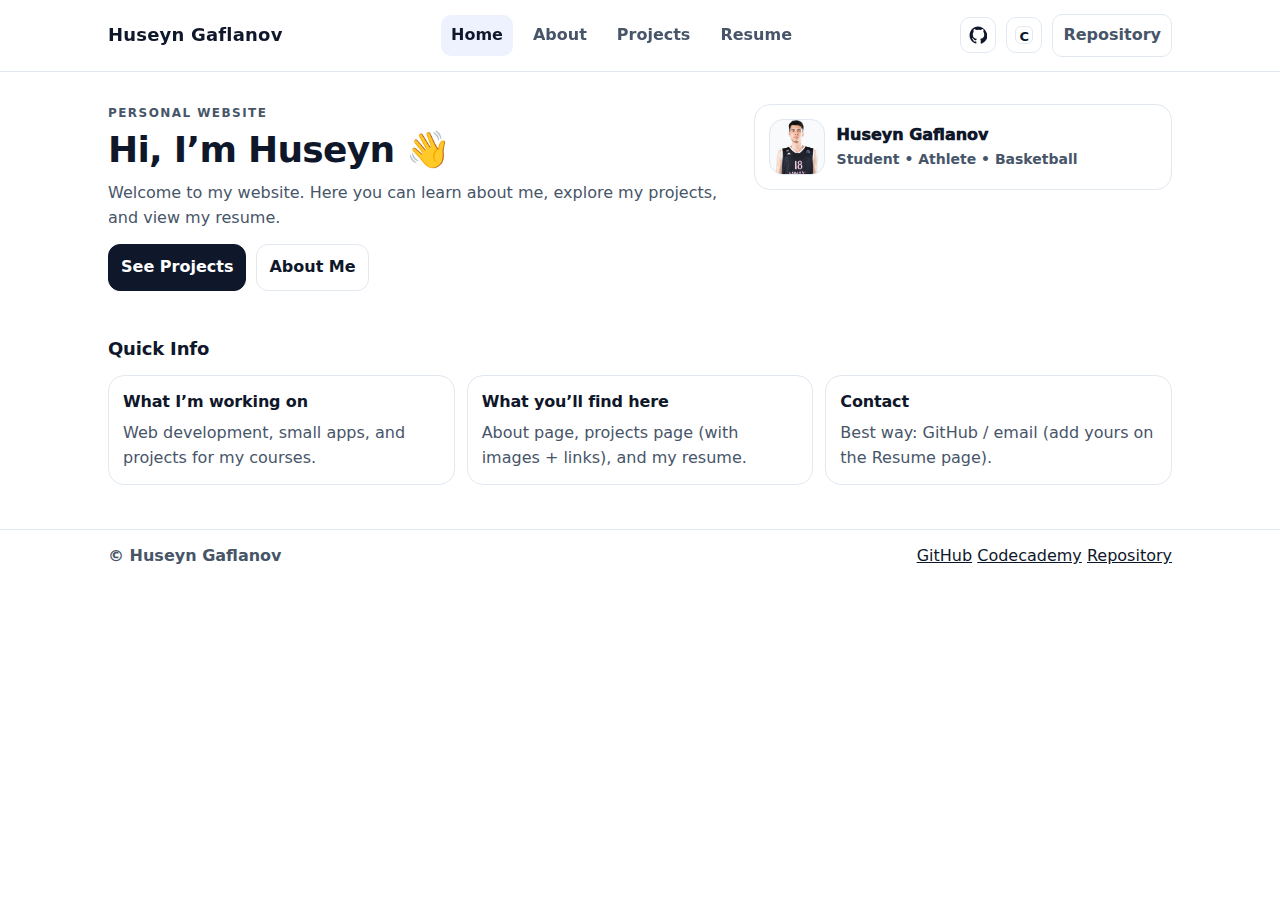
<file: index.html>
<!DOCTYPE html>
<html lang="en">
<head>
  <meta charset="UTF-8" />
  <meta name="viewport" content="width=device-width, initial-scale=1.0" />
  <title>Huseyn Gaflanov</title>
  <meta name="description" content="Personal website of Huseyn Gaflanov: About, Projects, and Resume." />
  <link rel="stylesheet" href="style.css" />
</head>
<body>
  <header class="header">
    <div class="wrap">
      <a class="brand" href="index.html">Huseyn Gaflanov</a>

      <nav class="nav" aria-label="Main navigation">
        <a class="nav-link is-active" href="index.html" aria-current="page">Home</a>
        <a class="nav-link" href="about.html">About</a>
        <a class="nav-link" href="projects.html">Projects</a>
        <a class="nav-link" href="resume.html">Resume</a>
      </nav>

      <div class="links">
        <!-- Replace # with your real URLs -->
        <a class="icon-link" href="#" target="_blank" rel="noopener" aria-label="GitHub">
          <svg viewBox="0 0 24 24" aria-hidden="true"><path d="M12 .5C5.73.5.75 5.78.75 12.28c0 5.2 3.44 9.6 8.2 11.16.6.12.82-.27.82-.58v-2.2c-3.34.76-4.04-1.66-4.04-1.66-.54-1.43-1.32-1.81-1.32-1.81-1.08-.76.08-.75.08-.75 1.2.09 1.83 1.27 1.83 1.27 1.06 1.9 2.78 1.35 3.46 1.03.1-.79.41-1.35.75-1.66-2.67-.32-5.48-1.39-5.48-6.2 0-1.37.46-2.5 1.22-3.38-.12-.32-.53-1.6.12-3.33 0 0 1-.33 3.3 1.27a11 11 0 0 1 6 0c2.3-1.6 3.3-1.27 3.3-1.27.65 1.73.24 3.01.12 3.33.76.88 1.22 2.01 1.22 3.38 0 4.82-2.82 5.88-5.5 6.2.43.39.82 1.16.82 2.35v3.49c0 .31.21.7.82.58 4.76-1.56 8.2-5.96 8.2-11.16C23.25 5.78 18.27.5 12 .5z"/></svg>
        </a>

        <a class="icon-link" href="#" target="_blank" rel="noopener" aria-label="Codecademy">
          <span class="codecademy">C</span>
        </a>

        <a class="repo" href="#" target="_blank" rel="noopener">Repository</a>

        <button class="menu-btn" aria-label="Open menu" aria-expanded="false" aria-controls="mobileNav">
          Menu
        </button>
      </div>
    </div>
  </header>

  <main class="main">
    <section class="hero">
      <div class="hero-grid">
        <div>
          <p class="kicker">Personal Website</p>
          <h1 class="title">Hi, I’m Huseyn 👋</h1>
          <p class="lead">
            Welcome to my website. Here you can learn about me, explore my projects, and view my resume.
          </p>
          <div class="hero-actions">
            <a class="btn" href="projects.html">See Projects</a>
            <a class="btn btn-ghost" href="about.html">About Me</a>
          </div>
        </div>

        <div class="profile-card">
          <!-- Put your photo in the project folder as: profile.jpg -->
          <img class="avatar" src="profile.jpg" alt="Portrait of Huseyn Gaflanov" />
          <div>
            <p class="name">Huseyn Gaflanov</p>
            <p class="meta">Student • Athlete • Basketball</p>
          </div>
        </div>
      </div>
    </section>

    <section class="section">
      <h2 class="section-title">Quick Info</h2>
      <div class="cards">
        <article class="card">
          <h3>What I’m working on</h3>
          <p>Web development, small apps, and projects for my courses.</p>
        </article>
        <article class="card">
          <h3>What you’ll find here</h3>
          <p>About page, projects page (with images + links), and my resume.</p>
        </article>
        <article class="card">
          <h3>Contact</h3>
          <p>Best way: GitHub / email (add yours on the Resume page).</p>
        </article>
      </div>
    </section>
  </main>

  <footer class="footer">
    <div class="wrap footer-inner">
      <p class="footer-text">© <span id="year"></span> Huseyn Gaflanov</p>
      <div class="footer-links">
        <a href="#" target="_blank" rel="noopener">GitHub</a>
        <a href="#" target="_blank" rel="noopener">Codecademy</a>
        <a href="#" target="_blank" rel="noopener">Repository</a>
      </div>
    </div>
  </footer>
</body>
</html>
</file>
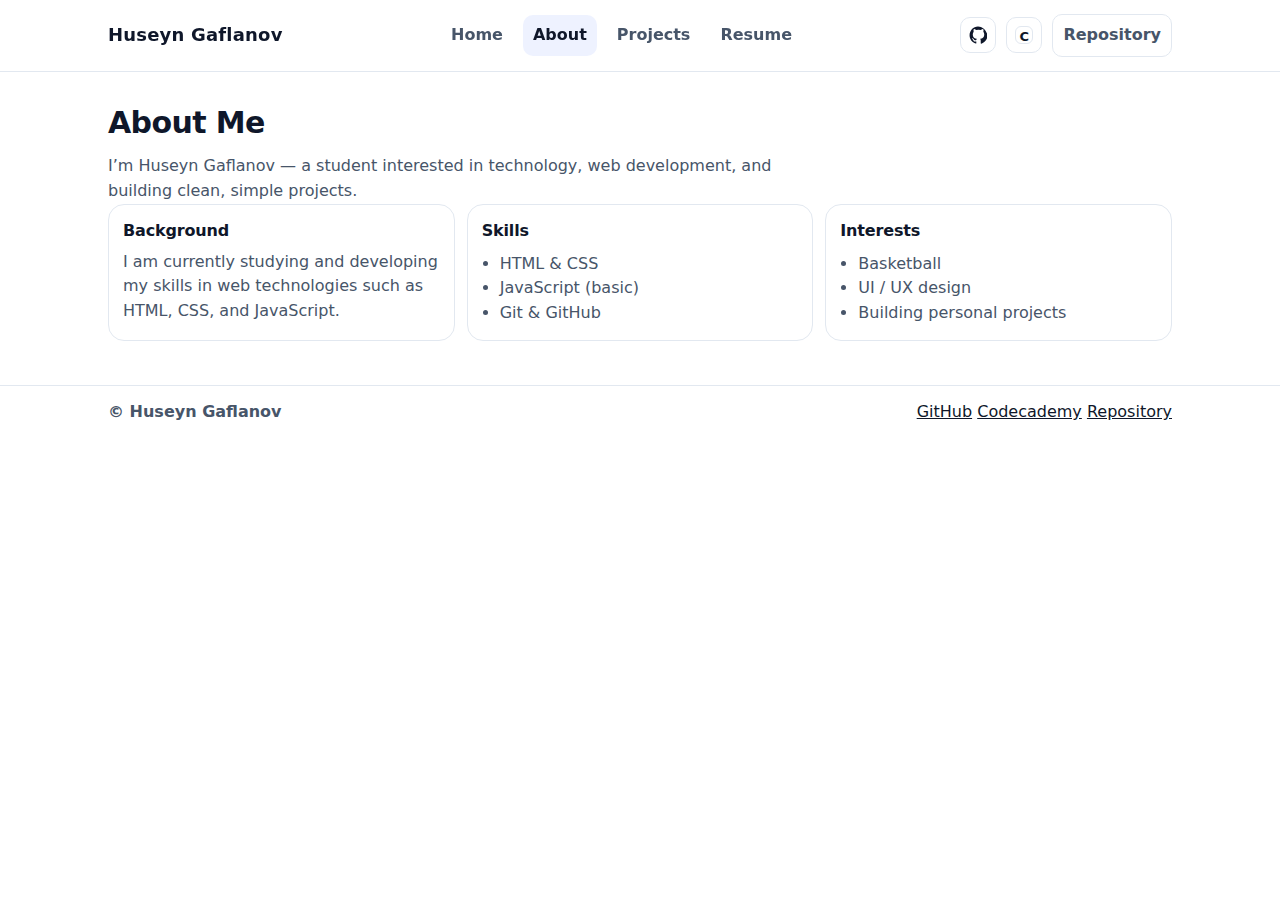
<file: about.html>
<!DOCTYPE html>
<html lang="en">
<head>
  <meta charset="UTF-8" />
  <meta name="viewport" content="width=device-width, initial-scale=1.0" />
  <title>About • Huseyn Gaflanov</title>
  <meta name="description" content="About Huseyn Gaflanov." />
  <link rel="stylesheet" href="style.css" />
</head>
<body>
  <header class="header">
    <div class="wrap">
      <a class="brand" href="index.html">Huseyn Gaflanov</a>

      <nav class="nav" aria-label="Main navigation">
        <a class="nav-link" href="index.html">Home</a>
        <a class="nav-link is-active" href="about.html" aria-current="page">About</a>
        <a class="nav-link" href="projects.html">Projects</a>
        <a class="nav-link" href="resume.html">Resume</a>
      </nav>

      <div class="links">
        <!-- Replace # with your real URLs -->
        <a class="icon-link" href="https://github.com/huseyngaflanov" target="_blank" rel="noopener" aria-label="GitHub">
          <svg viewBox="0 0 24 24" aria-hidden="true"><path d="M12 .5C5.73.5.75 5.78.75 12.28c0 5.2 3.44 9.6 8.2 11.16.6.12.82-.27.82-.58v-2.2c-3.34.76-4.04-1.66-4.04-1.66-.54-1.43-1.32-1.81-1.32-1.81-1.08-.76.08-.75.08-.75 1.2.09 1.83 1.27 1.83 1.27 1.06 1.9 2.78 1.35 3.46 1.03.1-.79.41-1.35.75-1.66-2.67-.32-5.48-1.39-5.48-6.2 0-1.37.46-2.5 1.22-3.38-.12-.32-.53-1.6.12-3.33 0 0 1-.33 3.3 1.27a11 11 0 0 1 6 0c2.3-1.6 3.3-1.27 3.3-1.27.65 1.73.24 3.01.12 3.33.76.88 1.22 2.01 1.22 3.38 0 4.82-2.82 5.88-5.5 6.2.43.39.82 1.16.82 2.35v3.49c0 .31.21.7.82.58 4.76-1.56 8.2-5.96 8.2-11.16C23.25 5.78 18.27.5 12 .5z"/></svg>
        </a>

        <a class="icon-link" href="https://www.codecademy.com/profiles/huseyngaflanov" target="_blank" rel="noopener" aria-label="Codecademy">
          <span class="codecademy">C</span>
        </a>

        <a class="repo" href="https://github.com/huseyngaflanov/site1101" target="_blank" rel="noopener">Repository</a>
      </div>
    </div>

  </header>

  <main class="main">
    <section class="page">
      <h1 class="page-title">About Me</h1>
      <p class="lead">
        I’m Huseyn Gaflanov — a student interested in technology, web development, and building clean, simple projects.
      </p>

      <div class="cards">
        <article class="card">
          <h2>Background</h2>
          <p>
            I am currently studying and developing my skills in web technologies such as HTML, CSS, and JavaScript.
          </p>
        </article>

        <article class="card">
          <h2>Skills</h2>
          <ul class="list">
            <li>HTML & CSS</li>
            <li>JavaScript (basic)</li>
            <li>Git & GitHub</li>
          </ul>
        </article>

        <article class="card">
          <h2>Interests</h2>
          <ul class="list">
            <li>Basketball</li>
            <li>UI / UX design</li>
            <li>Building personal projects</li>
          </ul>
        </article>
      </div>
    </section>
  </main>

  <footer class="footer">
    <div class="wrap footer-inner">
      <p class="footer-text">© <span id="year"></span> Huseyn Gaflanov</p>
      <div class="footer-links">
        <a href="https://github.com/huseyngaflanov" target="_blank" rel="noopener">GitHub</a>
        <a href="https://www.codecademy.com/profiles/huseyngaflanov" target="_blank" rel="noopener">Codecademy</a>
        <a href="https://github.com/huseyngaflanov/site1101" target="_blank" rel="noopener">Repository</a>
      </div>
    </div>
  </footer>
</body>
</html>
</file>
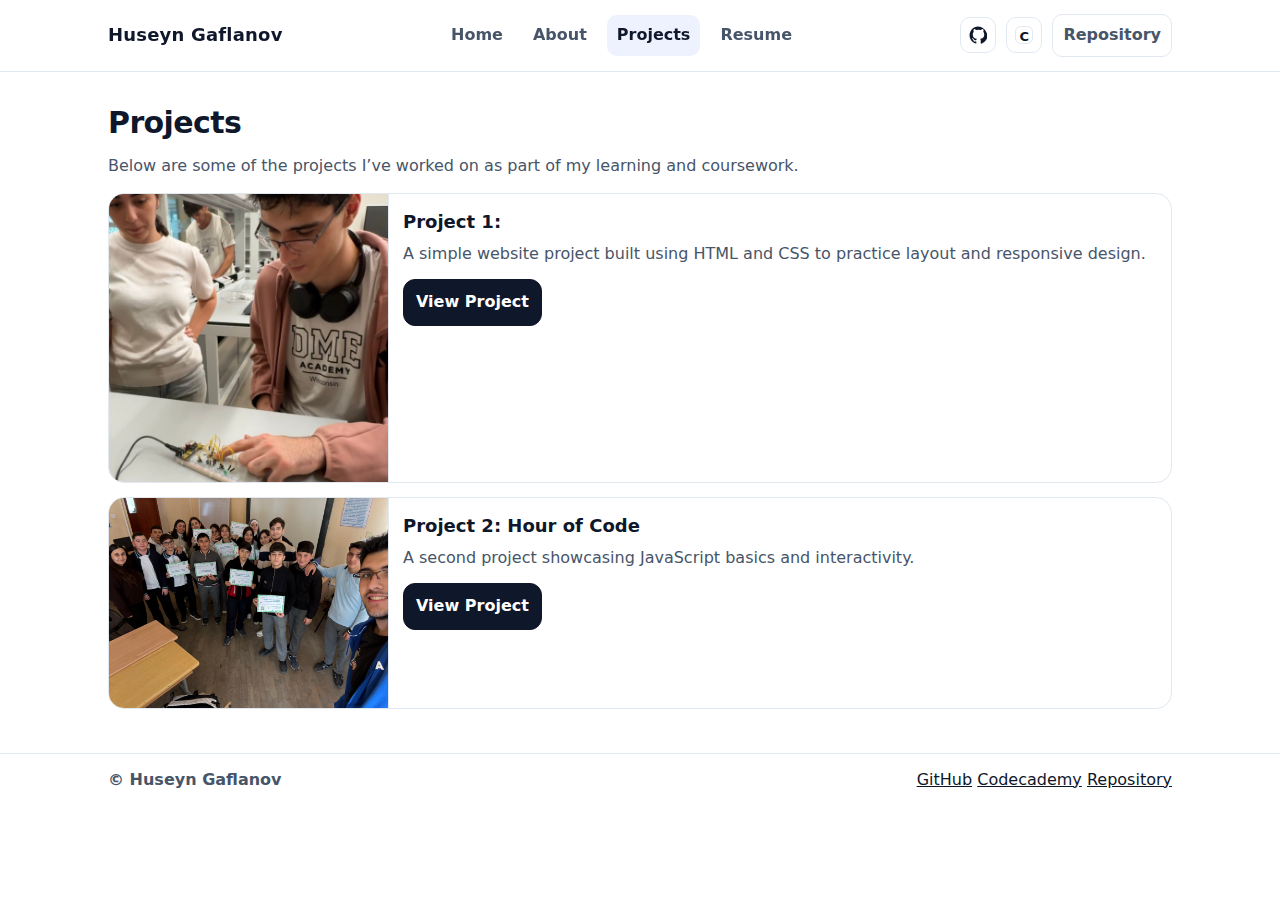
<file: projects.html>
<!DOCTYPE html>
<html lang="en">
<head>
  <meta charset="UTF-8" />
  <meta name="viewport" content="width=device-width, initial-scale=1.0" />
  <title>Projects • Huseyn Gaflanov</title>
  <meta name="description" content="Projects by Huseyn Gaflanov." />
  <link rel="stylesheet" href="style.css" />
</head>
<body>
  <header class="header">
    <div class="wrap">
      <a class="brand" href="index.html">Huseyn Gaflanov</a>

      <nav class="nav" aria-label="Main navigation">
        <a class="nav-link" href="index.html">Home</a>
        <a class="nav-link" href="about.html">About</a>
        <a class="nav-link is-active" href="projects.html" aria-current="page">Projects</a>
        <a class="nav-link" href="resume.html">Resume</a>
      </nav>

      <div class="links">
        <!-- Replace # with your real URLs -->
        <a class="icon-link" href="https://github.com/huseyngaflanov" target="_blank" rel="noopener" aria-label="GitHub">
          <svg viewBox="0 0 24 24" aria-hidden="true"><path d="M12 .5C5.73.5.75 5.78.75 12.28c0 5.2 3.44 9.6 8.2 11.16.6.12.82-.27.82-.58v-2.2c-3.34.76-4.04-1.66-4.04-1.66-.54-1.43-1.32-1.81-1.32-1.81-1.08-.76.08-.75.08-.75 1.2.09 1.83 1.27 1.83 1.27 1.06 1.9 2.78 1.35 3.46 1.03.1-.79.41-1.35.75-1.66-2.67-.32-5.48-1.39-5.48-6.2 0-1.37.46-2.5 1.22-3.38-.12-.32-.53-1.6.12-3.33 0 0 1-.33 3.3 1.27a11 11 0 0 1 6 0c2.3-1.6 3.3-1.27 3.3-1.27.65 1.73.24 3.01.12 3.33.76.88 1.22 2.01 1.22 3.38 0 4.82-2.82 5.88-5.5 6.2.43.39.82 1.16.82 2.35v3.49c0 .31.21.7.82.58 4.76-1.56 8.2-5.96 8.2-11.16C23.25 5.78 18.27.5 12 .5z"/></svg>
        </a>

        <a class="icon-link" href="https://www.codecademy.com/profiles/huseyngaflanov" target="_blank" rel="noopener" aria-label="Codecademy">
          <span class="codecademy">C</span>
        </a>

        <a class="repo" href="https://github.com/huseyngaflanov/site1101" target="_blank" rel="noopener">Repository</a>
      </div>
    </div>
  </header>

  <main class="main">
    <section class="page">
      <h1 class="page-title">Projects</h1>
      <p class="lead">
        Below are some of the projects I’ve worked on as part of my learning and coursework.
      </p>

      <div class="project-grid">
        <article class="project">
          <img class="project-img" src="project1.jpg" alt="Screenshot of Project 1" />
          <div class="project-body">
            <h2 class="project-title">Project 1:</h2>
            <p class="project-desc">
              A simple website project built using HTML and CSS to practice layout and responsive design.
            </p>
            <div class="project-links">
              <a class="btn" href="#" target="_blank" rel="noopener">View Project</a>
            </div>
          </div>
        </article>

        <article class="project">
          <img class="project-img" src="project2.jpg" alt="Screenshot of Project 2" />
          <div class="project-body">
            <h2 class="project-title">Project 2: Hour of Code</h2>
            <p class="project-desc">
              A second project showcasing JavaScript basics and interactivity.
            </p>
            <div class="project-links">
              <a class="btn" href="#" target="_blank" rel="noopener">View Project</a>
            </div>
          </div>
        </article>
      </div>
    </section>
  </main>

  <footer class="footer">
    <div class="wrap footer-inner">
      <p class="footer-text">© <span id="year"></span> Huseyn Gaflanov</p>
      <div class="footer-links">
        <a href="https://github.com/huseyngaflanov" target="_blank" rel="noopener">GitHub</a>
        <a href="https://www.codecademy.com/profiles/huseyngaflanov" target="_blank" rel="noopener">Codecademy</a>
        <a href="https://github.com/huseyngaflanov/site1101" target="_blank" rel="noopener">Repository</a>
      </div>
    </div>
  </footer>
</body>
</html>
</file>
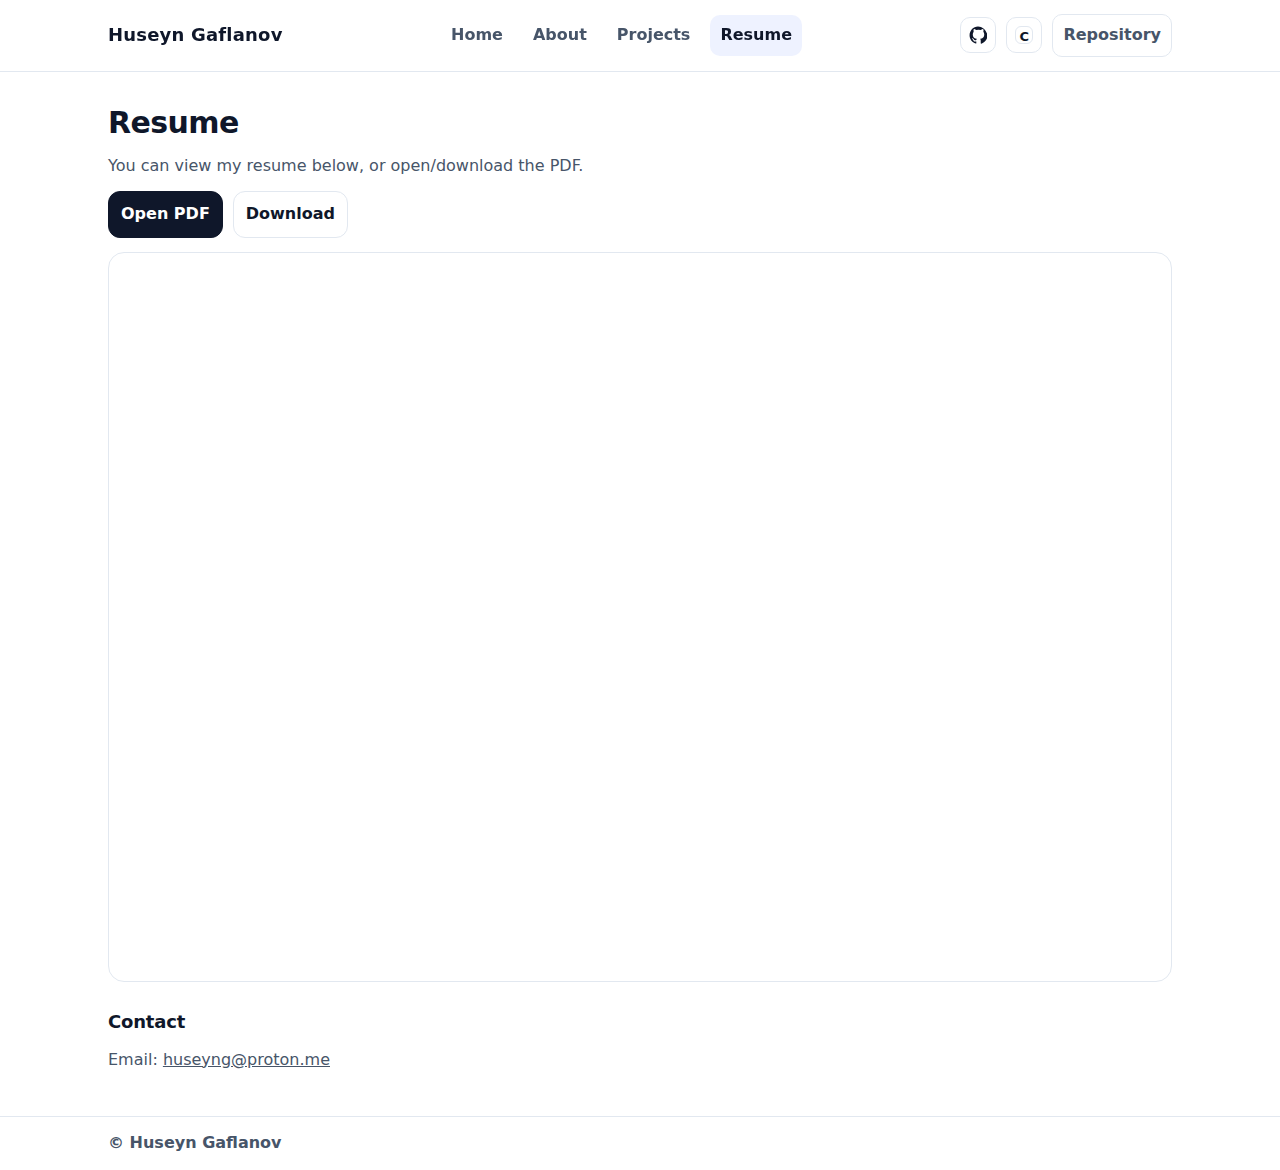
<file: resume.html>
<!DOCTYPE html>
<html lang="en">
<head>
  <meta charset="UTF-8" />
  <meta name="viewport" content="width=device-width, initial-scale=1.0" />
  <title>Resume • Huseyn Gaflanov</title>
  <meta name="description" content="Resume of Huseyn Gaflanov." />
  <link rel="stylesheet" href="style.css" />
</head>
<body>
  <header class="header">
    <div class="wrap">
      <a class="brand" href="index.html">Huseyn Gaflanov</a>

      <nav class="nav" aria-label="Main navigation">
        <a class="nav-link" href="index.html">Home</a>
        <a class="nav-link" href="about.html">About</a>
        <a class="nav-link" href="projects.html">Projects</a>
        <a class="nav-link is-active" href="resume.html" aria-current="page">Resume</a>
      </nav>

      <div class="links">
        <!-- Replace # with your real URLs -->
        <a class="icon-link" href="https://github.com/huseyngaflanov" target="_blank" rel="noopener" aria-label="GitHub">
          <svg viewBox="0 0 24 24" aria-hidden="true"><path d="M12 .5C5.73.5.75 5.78.75 12.28c0 5.2 3.44 9.6 8.2 11.16.6.12.82-.27.82-.58v-2.2c-3.34.76-4.04-1.66-4.04-1.66-.54-1.43-1.32-1.81-1.32-1.81-1.08-.76.08-.75.08-.75 1.2.09 1.83 1.27 1.83 1.27 1.06 1.9 2.78 1.35 3.46 1.03.1-.79.41-1.35.75-1.66-2.67-.32-5.48-1.39-5.48-6.2 0-1.37.46-2.5 1.22-3.38-.12-.32-.53-1.6.12-3.33 0 0 1-.33 3.3 1.27a11 11 0 0 1 6 0c2.3-1.6 3.3-1.27 3.3-1.27.65 1.73.24 3.01.12 3.33.76.88 1.22 2.01 1.22 3.38 0 4.82-2.82 5.88-5.5 6.2.43.39.82 1.16.82 2.35v3.49c0 .31.21.7.82.58 4.76-1.56 8.2-5.96 8.2-11.16C23.25 5.78 18.27.5 12 .5z"/></svg>
        </a>

        <a class="icon-link" href="https://www.codecademy.com/profiles/huseyngaflanov" target="_blank" rel="noopener" aria-label="Codecademy">
          <span class="codecademy">C</span>
        </a>

        <a class="repo" href="https://github.com/huseyngaflanov/site1101" target="_blank" rel="noopener">Repository</a>
      </div>
    </div>
  </header>

  <main class="main">
    <section class="page">
      <h1 class="page-title">Resume</h1>
      <p class="lead">You can view my resume below, or open/download the PDF.</p>

      <!-- Put your resume PDF in the SAME folder as this file and name it: resume.pdf -->
      <div class="resume-actions">
        <a class="btn" href="resume.pdf" target="_blank" rel="noopener">Open PDF</a>
        <a class="btn btn-ghost" href="resume.pdf" download>Download</a>
      </div>

      <div class="resume-frame">
        <iframe title="Resume PDF" src="resume.pdf"></iframe>
      </div>

      <section class="section">
        <h2 class="section-title">Contact</h2>
        <p class="lead">
          Email: <a href="mailto:huseyng@proton.me">huseyng@proton.me</a>
        </p>
      </section>
    </section>
  </main>

  <footer class="footer">
    <div class="wrap footer-inner">
      <p class="footer-text">© <span id="year"></span> Huseyn Gaflanov</p>
    </div>
  </footer>
</body>
</html>
</file>
<file: style.css>
:root{
  --text:#0f172a;
  --muted:#475569;
  --line:#e2e8f0;
  --bg:#ffffff;
  --soft:#f8fafc;
  --soft2:#f1f5f9;
  --accent:#0f172a;
}

*{ box-sizing:border-box; }
html, body{ height: 100%; }

body{
  margin:0;
  font-family: ui-sans-serif, system-ui, -apple-system, Segoe UI, Roboto, Arial;
  color:var(--text);
  background:var(--bg);
  line-height: 1.55;
}

img{ max-width: 100%; display:block; }
a{ color: inherit; }

code{
  font-family: ui-monospace, SFMono-Regular, Menlo, Monaco, Consolas, "Liberation Mono", "Courier New", monospace;
  font-size: 0.95em;
}

.wrap{
  max-width: 1100px;
  margin: 0 auto;
  padding: 14px 18px;
  display:flex;
  align-items:center;
  justify-content:space-between;
  gap:16px;
}

/* ===== Header / Nav ===== */
.header{
  border-bottom:1px solid var(--line);
  position: sticky;
  top: 0;
  background: rgba(255,255,255,.9);
  backdrop-filter: blur(8px);
  -webkit-backdrop-filter: blur(8px);
  z-index: 50;
}

.brand{
  text-decoration:none;
  color:var(--text);
  font-weight:800;
  letter-spacing:.2px;
  font-size: 18px;
  white-space: nowrap;
}

.nav{
  display:flex;
  gap: 10px;
  align-items:center;
}

.nav-link{
  text-decoration:none;
  color: var(--muted);
  font-weight: 800;
  padding: 8px 10px;
  border-radius: 10px;
}

.nav-link:hover{
  color: var(--text);
  background: var(--soft);
}

.nav-link.is-active{
  color: var(--text);
  background: #eef2ff;
}

.links{
  display:flex;
  align-items:center;
  gap: 10px;
}

.icon-link{
  width: 36px;
  height: 36px;
  display:grid;
  place-items:center;
  border:1px solid var(--line);
  border-radius: 10px;
  text-decoration:none;
  color: var(--text);
  background: #fff;
}

.icon-link:hover{ background: var(--soft); }

.icon-link svg{
  width: 18px;
  height: 18px;
  fill: currentColor;
}

.codecademy{
  width: 18px; height: 18px;
  display:grid; place-items:center;
  border-radius: 6px;
  font-weight: 900;
  font-size: 13px;
  border:1px solid var(--line);
  background: #fff;
}

.repo{
  text-decoration:none;
  color: var(--muted);
  font-weight: 900;
  padding: 8px 10px;
  border-radius: 10px;
  border: 1px solid var(--line);
  background: #fff;
}

.repo:hover{
  color: var(--text);
  background: var(--soft);
}

.menu-btn{
  display:none;
  border:1px solid var(--line);
  background:#ffffff;
  border-radius: 10px;
  padding: 8px 10px;
  font-weight: 900;
  cursor:pointer;
}

.mobile-nav{
  max-width: 1100px;
  margin: 0 auto;
  padding: 0 18px 14px;
  display:flex;
  gap:10px;
  flex-wrap:wrap;
}

.mobile-nav a{
  text-decoration:none;
  color: var(--muted);
  font-weight: 900;
  padding: 10px 12px;
  border: 1px solid var(--line);
  border-radius: 10px;
  background: #fff;
}

.mobile-nav a:hover{
  color: var(--text);
  background: var(--soft);
}

/* ===== Main content ===== */
.main{
  max-width: 1100px;
  margin: 0 auto;
  padding: 22px 18px 44px;
}

.page{
  padding-top: 6px;
}

.page-title{
  margin: 0 0 8px;
  font-size: 30px;
  letter-spacing: -0.02em;
}

.lead{
  margin: 0;
  color: var(--muted);
  font-size: 16px;
  max-width: 70ch;
}

/* ===== Hero (Home) ===== */
.hero{
  padding: 10px 0 18px;
}

.hero-grid{
  display:grid;
  grid-template-columns: 1.35fr .9fr;
  gap: 18px;
  align-items: start;
}

.kicker{
  margin: 0 0 8px;
  font-weight: 900;
  color: var(--muted);
  text-transform: uppercase;
  letter-spacing: .12em;
  font-size: 12px;
}

.title{
  margin: 0 0 10px;
  font-size: 36px;
  line-height: 1.12;
  letter-spacing: -0.02em;
}

.hero-actions{
  display:flex;
  gap: 10px;
  margin-top: 14px;
  flex-wrap: wrap;
}

.profile-card{
  border: 1px solid var(--line);
  border-radius: 16px;
  background: #fff;
  padding: 14px;
  display:flex;
  gap: 12px;
  align-items:center;
}

.avatar{
  width: 56px;
  height: 56px;
  border-radius: 14px;
  object-fit: cover;
  border: 1px solid var(--line);
  background: var(--soft);
}

.name{ margin: 0; font-weight: 1000; }
.meta{ margin: 2px 0 0; color: var(--muted); font-weight: 800; font-size: 14px; }

/* ===== Sections / Cards ===== */
.section{
  margin-top: 26px;
}

.section-title{
  margin: 0 0 12px;
  font-size: 18px;
  letter-spacing: -0.01em;
}

.cards{
  display:grid;
  grid-template-columns: repeat(3, 1fr);
  gap: 12px;
}

.card{
  border: 1px solid var(--line);
  border-radius: 16px;
  background: #fff;
  padding: 14px;
}

.card h2, .card h3{
  margin: 0 0 6px;
  font-size: 16px;
  letter-spacing: -0.01em;
}

.card p{
  margin: 0;
  color: var(--muted);
}

.list{
  margin: 8px 0 0;
  padding-left: 18px;
  color: var(--muted);
}

.note{
  margin-top: 14px;
  padding: 12px 14px;
  border: 1px solid var(--line);
  background: var(--soft);
  border-radius: 14px;
  color: var(--muted);
}

.note strong{ color: var(--text); }

/* ===== Buttons ===== */
.btn{
  display:inline-flex;
  align-items:center;
  justify-content:center;
  text-decoration:none;
  font-weight: 900;
  color: #fff;
  background: var(--accent);
  border: 1px solid var(--accent);
  padding: 10px 12px;
  border-radius: 12px;
}

.btn:hover{ opacity: .92; }

.btn.btn-ghost{
  background: #fff;
  color: var(--text);
  border: 1px solid var(--line);
}

.btn.btn-ghost:hover{
  background: var(--soft);
}

/* ===== Projects ===== */
.project-grid{
  display:grid;
  grid-template-columns: 1fr;
  gap: 14px;
  margin-top: 14px;
}

.project{
  border: 1px solid var(--line);
  border-radius: 16px;
  overflow: hidden;
  background: #fff;
  display:grid;
  grid-template-columns: 280px 1fr;
}

.project-img{
  width: 100%;
  height: 100%;
  object-fit: cover;
  background: var(--soft2);
  border-right: 1px solid var(--line);
}

.project-body{ padding: 14px; }
.project-title{ margin: 0 0 6px; font-size: 18px; }
.project-desc{ margin: 0 0 12px; color: var(--muted); }
.project-links{ display:flex; gap: 10px; flex-wrap: wrap; }

/* ===== Resume ===== */
.resume-actions{
  display:flex;
  gap: 10px;
  flex-wrap: wrap;
  margin: 12px 0 14px;
}

.resume-frame{
  border: 1px solid var(--line);
  border-radius: 16px;
  overflow: hidden;
  background: #fff;
}

.resume-frame iframe{
  width: 100%;
  height: 720px;
  border: 0;
}

/* ===== Footer ===== */
.footer{
  border-top: 1px solid var(--line);
  background: #fff;
}

.footer-inner{
  display:flex;
  align-items:center;
  justify-content:space-between;
  gap: 12px;
}

.footer-text{
  margin: 0;
  color: var(--muted);
  font-weight: 900;
}

/* ===== Responsive ===== */
@media (max-width: 900px){
  .hero-grid{ grid-template-columns: 1fr; }
  .cards{ grid-template-columns: 1fr; }
  .project{ grid-template-columns: 1fr; }
  .project-img{
    border-right: 0;
    border-bottom: 1px solid var(--line);
    height: 220px;
  }
}

@media (max-width: 820px){
  .nav{ display:none; }
  .menu-btn{ display:inline-block; }
}
</file>
